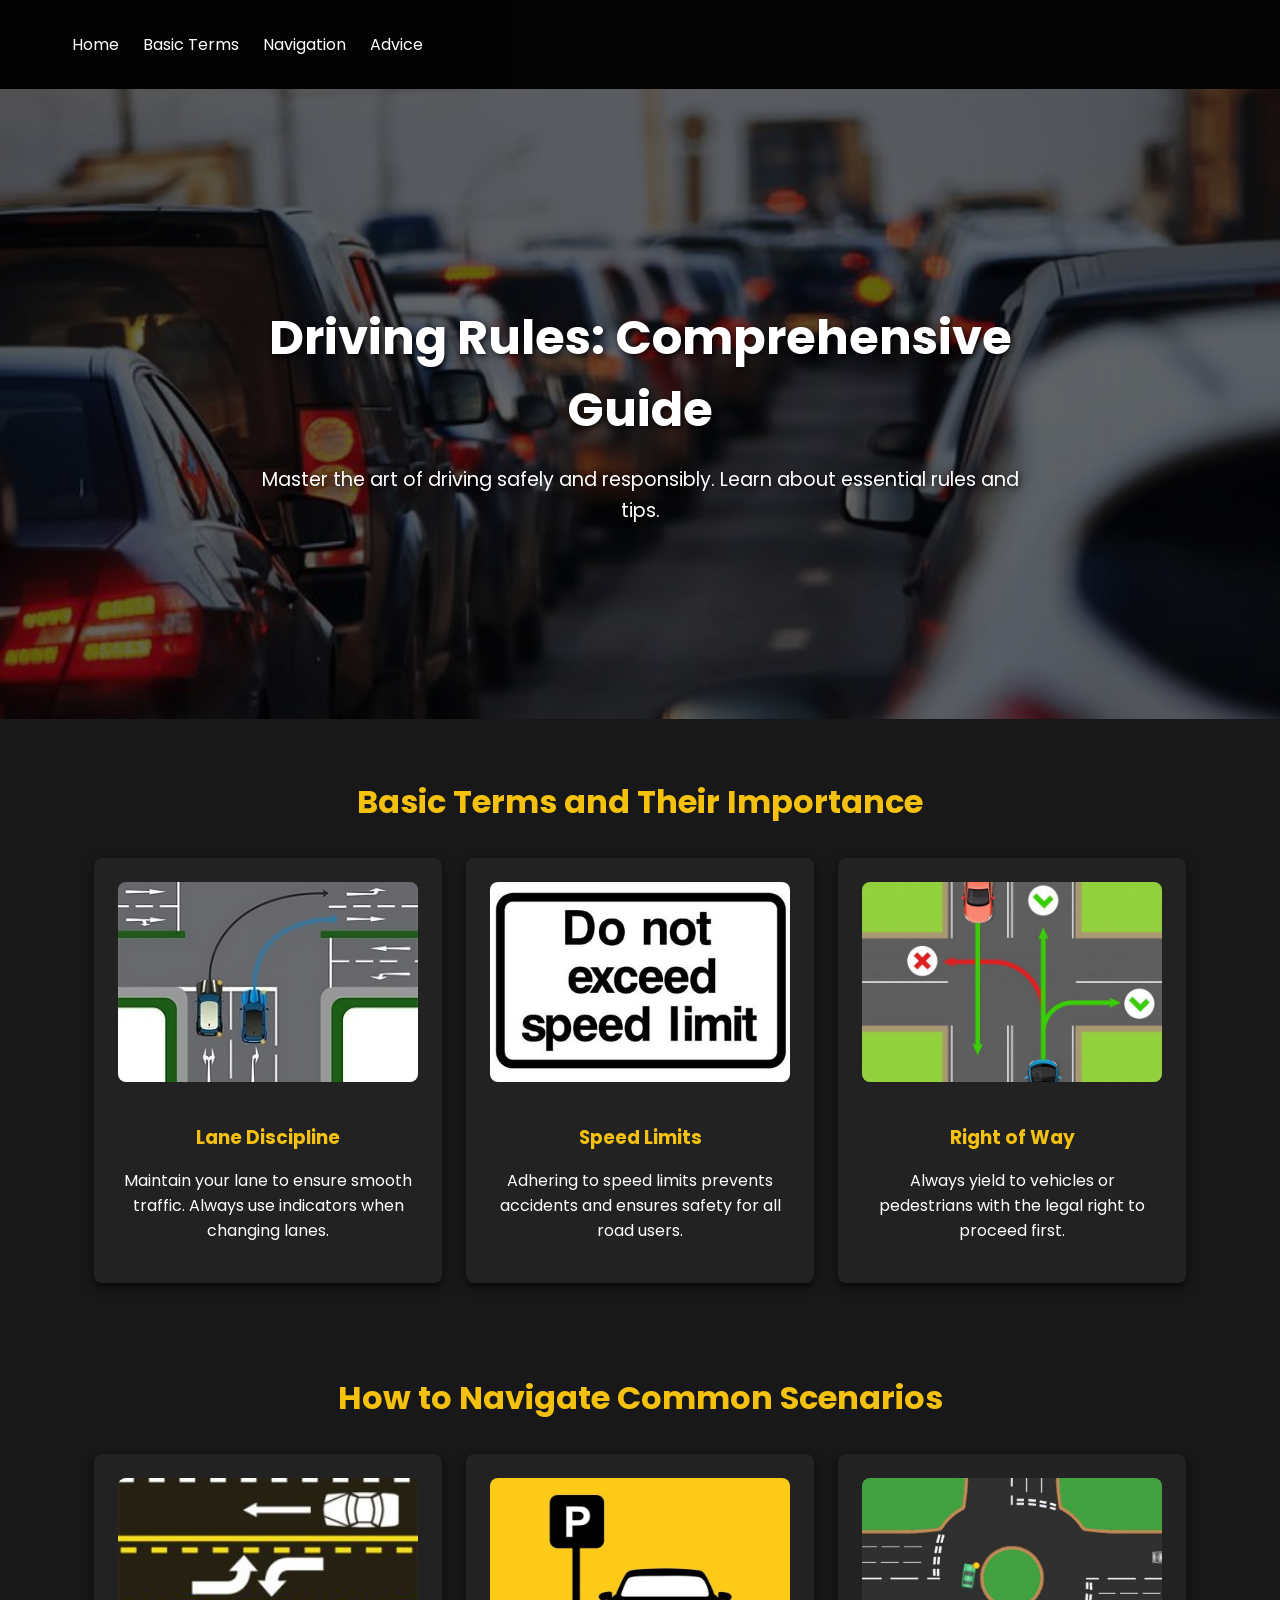
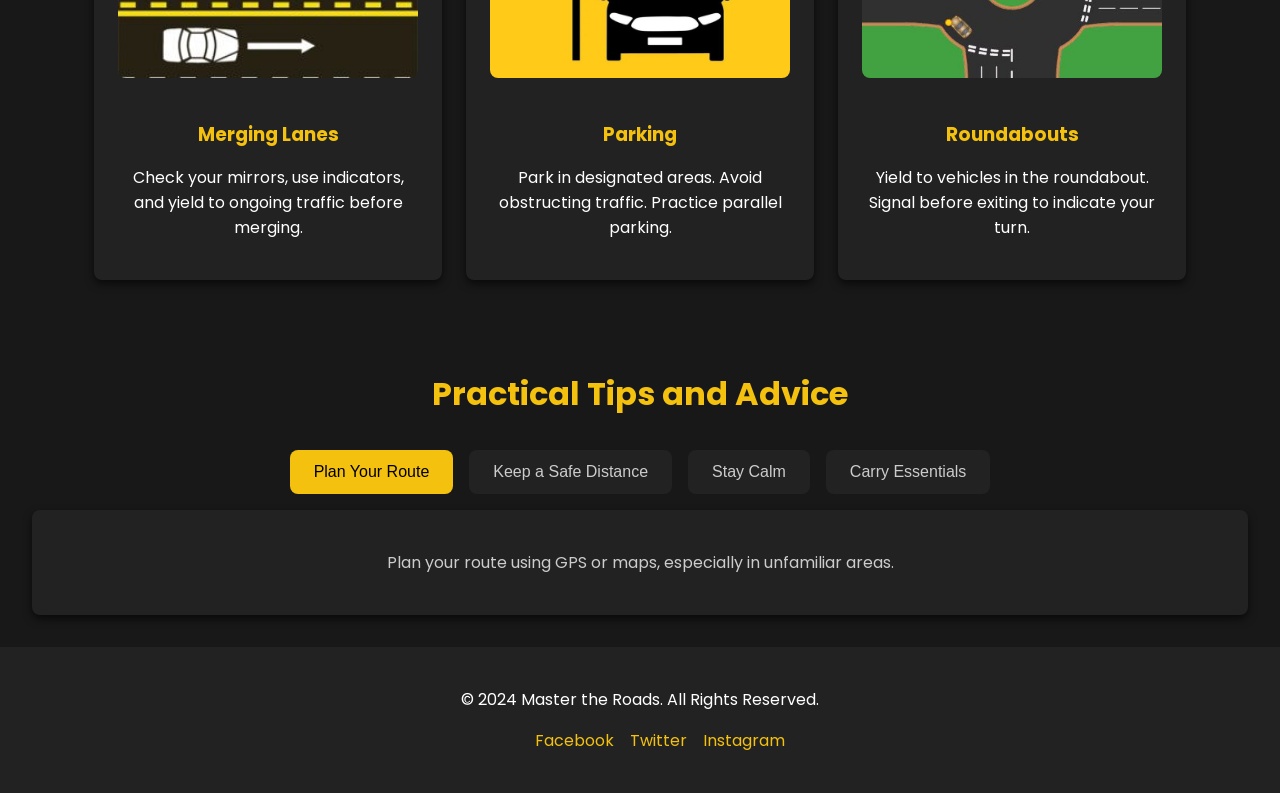
<file: driving-rules.html>
﻿<!DOCTYPE html>
<html lang="en">
<head>
    <meta charset="UTF-8">
    <meta name="viewport" content="width=device-width, initial-scale=1.0">
    <title>Driving Rules Guide</title>
    <link rel="stylesheet" href="driving-rules.css">
    <link href="https://fonts.googleapis.com/css2?family=Poppins:wght@400;600&display=swap" rel="stylesheet">
</head>
<body>
    <header>
        <nav>
            <ul class="nav-links">
                <li><a href="index.html">Home</a></li>
                <li><a href="#basic-terms">Basic Terms</a></li>
                <li><a href="#navigation">Navigation</a></li>
                <li><a href="#advice">Advice</a></li>
            </ul>
        </nav>
    </header>

    <main>
        <!-- Hero Section -->
        <section id="hero">
            <div class="overlay"></div>
            <div class="hero-content">
                <h1>Driving Rules: Comprehensive Guide</h1>
                <p>Master the art of driving safely and responsibly. Learn about essential rules and tips.</p>
            </div>
        </section>

        <!-- Basic Terms Section -->
        <section id="basic-terms" class="content-section">
            <h2>Basic Terms and Their Importance</h2>
            <div class="rules-container">
                <div class="rule-card">
                    <img src="Lane Discipline.jpeg" alt="Lane Discipline">
                    <h3>Lane Discipline</h3>
                    <p>Maintain your lane to ensure smooth traffic. Always use indicators when changing lanes.</p>
                </div>
                <div class="rule-card">
                    <img src="Speed Limits.jpeg" alt="Speed Limits">
                    <h3>Speed Limits</h3>
                    <p>Adhering to speed limits prevents accidents and ensures safety for all road users.</p>
                </div>
                <div class="rule-card">
                    <img src="right-of-way.jpeg" alt="Right of Way">
                    <h3>Right of Way</h3>
                    <p>Always yield to vehicles or pedestrians with the legal right to proceed first.</p>
                </div>
            </div>
        </section>

        <!-- Navigation Section -->
        <section id="navigation" class="content-section">
            <h2>How to Navigate Common Scenarios</h2>
            <div class="rules-container">
                <div class="rule-card">
                    <img src="merging.jpeg" alt="Merging Lanes">
                    <h3>Merging Lanes</h3>
                    <p>Check your mirrors, use indicators, and yield to ongoing traffic before merging.</p>
                </div>
                <div class="rule-card">
                    <img src="parking.jpeg" alt="Parking">
                    <h3>Parking</h3>
                    <p>Park in designated areas. Avoid obstructing traffic. Practice parallel parking.</p>
                </div>
                <div class="rule-card">
                    <img src="roundabout.jpeg" alt="Roundabouts">
                    <h3>Roundabouts</h3>
                    <p>Yield to vehicles in the roundabout. Signal before exiting to indicate your turn.</p>
                </div>
            </div>
        </section>

        <section id="advice" class="content-section">
            <h2>Practical Tips and Advice</h2>
            <div class="tab-container">
                <div class="tabs">
                    <button class="tab active" data-tab="tip1">Plan Your Route</button>
                    <button class="tab" data-tab="tip2">Keep a Safe Distance</button>
                    <button class="tab" data-tab="tip3">Stay Calm</button>
                    <button class="tab" data-tab="tip4">Carry Essentials</button>
                </div>
                <div class="tab-content">
                    <div id="tip1" class="tab-pane active">
                        <p>Plan your route using GPS or maps, especially in unfamiliar areas.</p>
                    </div>
                    <div id="tip2" class="tab-pane">
                        <p>Keep a safe following distance to prevent sudden braking accidents.</p>
                    </div>
                    <div id="tip3" class="tab-pane">
                        <p>Stay calm and focused, even during heavy traffic or road rage incidents.</p>
                    </div>
                    <div id="tip4" class="tab-pane">
                        <p>Carry essential items like a first-aid kit, spare tire, and emergency contact numbers.</p>
                    </div>
                </div>
            </div>
        </section>

    </main>
    <script src="driving-rules.js"></script>

    <footer>
        <p>© 2024 Master the Roads. All Rights Reserved.</p>
        <ul class="social-media">
            <li><a href="#">Facebook</a></li>
            <li><a href="#">Twitter</a></li>
            <li><a href="#">Instagram</a></li>
        </ul>
    </footer>
</body>
</html>
</file>
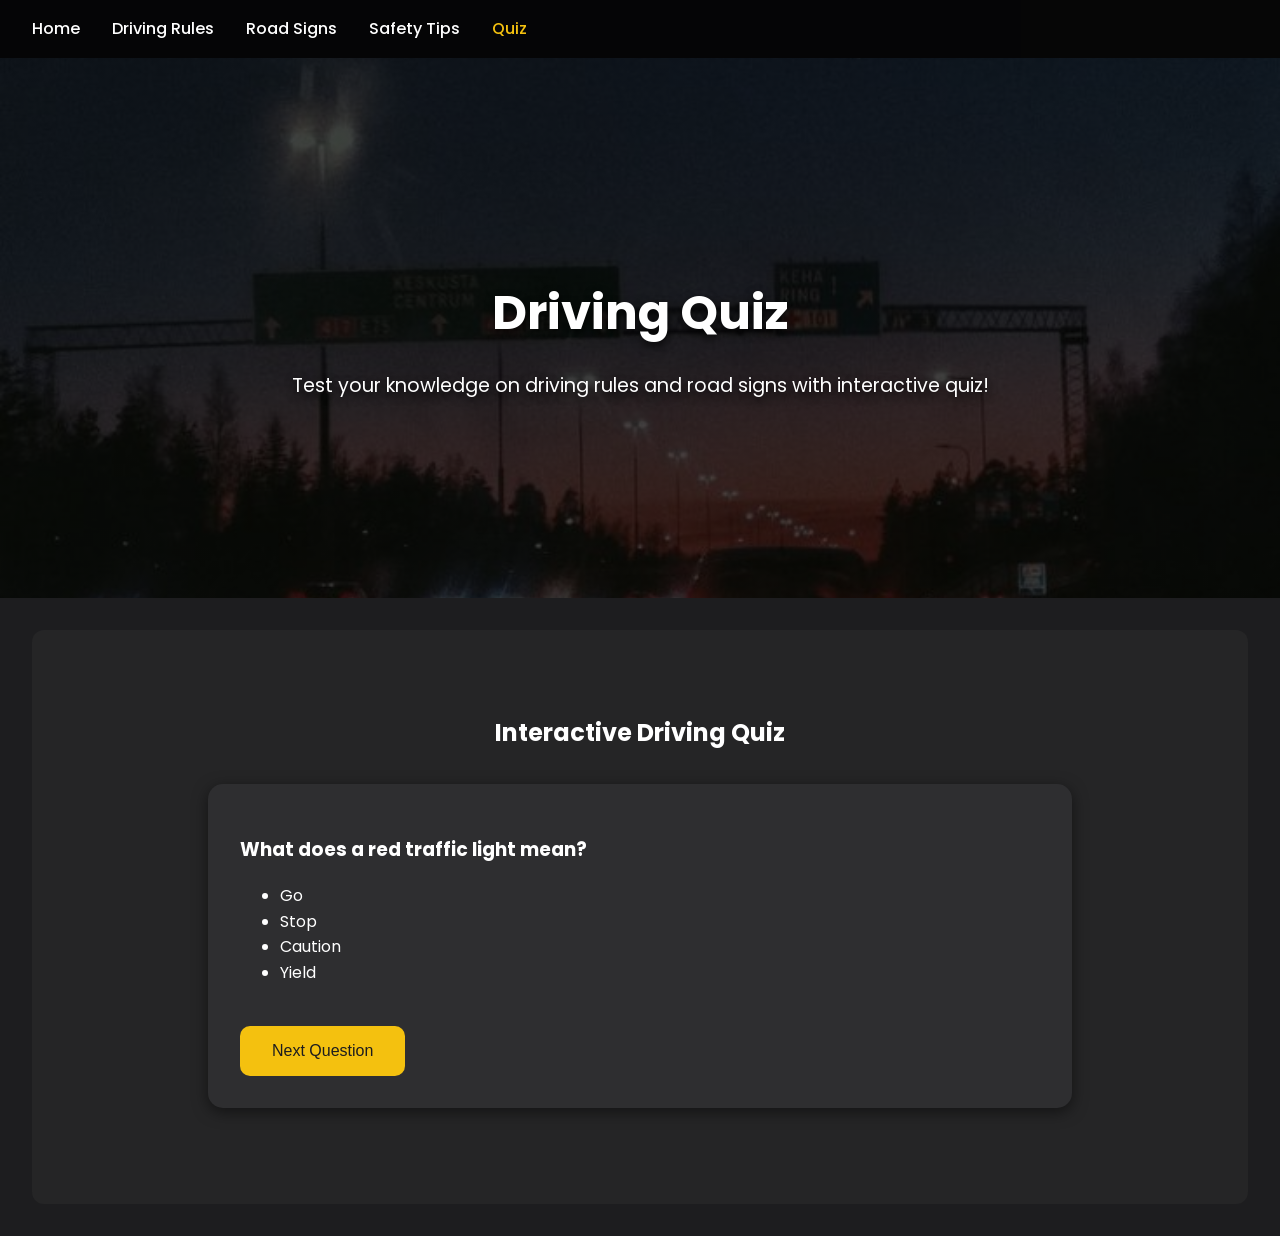
<file: quizzes.html>
﻿<!DOCTYPE html>
<html lang="en">
<head>
    <meta charset="UTF-8">
    <meta name="viewport" content="width=device-width, initial-scale=1.0">
    <title>Driving Quiz</title>
    <link rel="stylesheet" href="quizzes.css">
    <link href="https://fonts.googleapis.com/css2?family=Poppins:wght@400;600&display=swap" rel="stylesheet">
</head>
<body>
    <header>
        <nav>
            <ul class="nav-links">
                <li><a href="index.html">Home</a></li>
                <li><a href="driving-rules.html">Driving Rules</a></li>
                <li><a href="road-signs.html">Road Signs</a></li>
                <li><a href="tips.html">Safety Tips</a></li>
                <li><a href="quizzes.html" class="active">Quiz</a></li>
                
            </ul>
        </nav>
    </header>

    <main>
        <!-- Hero Section -->
        <section id="hero">
            <div class="overlay"></div>
            <div class="hero-content">
                <h1>Driving Quiz</h1>
                <p>Test your knowledge on driving rules and road signs with interactive quiz!</p>
            </div>
        </section>

        <!-- Quiz Section -->
        <section id="quiz-section" class="content-section">
            <h2>Interactive Driving Quiz</h2>
            <div class="quiz-container">
                <div id="quiz"></div>
                <button id="next-question" class="quiz-button">Next Question</button>
                <div id="result" style="display: none;">
                    <h3>Your Final Score:</h3>
                    <p id="score"></p>
                </div>
            </div>
        </section>
    </main>



    <script src="quizzes.js"></script>
</body>
</html>
</file>
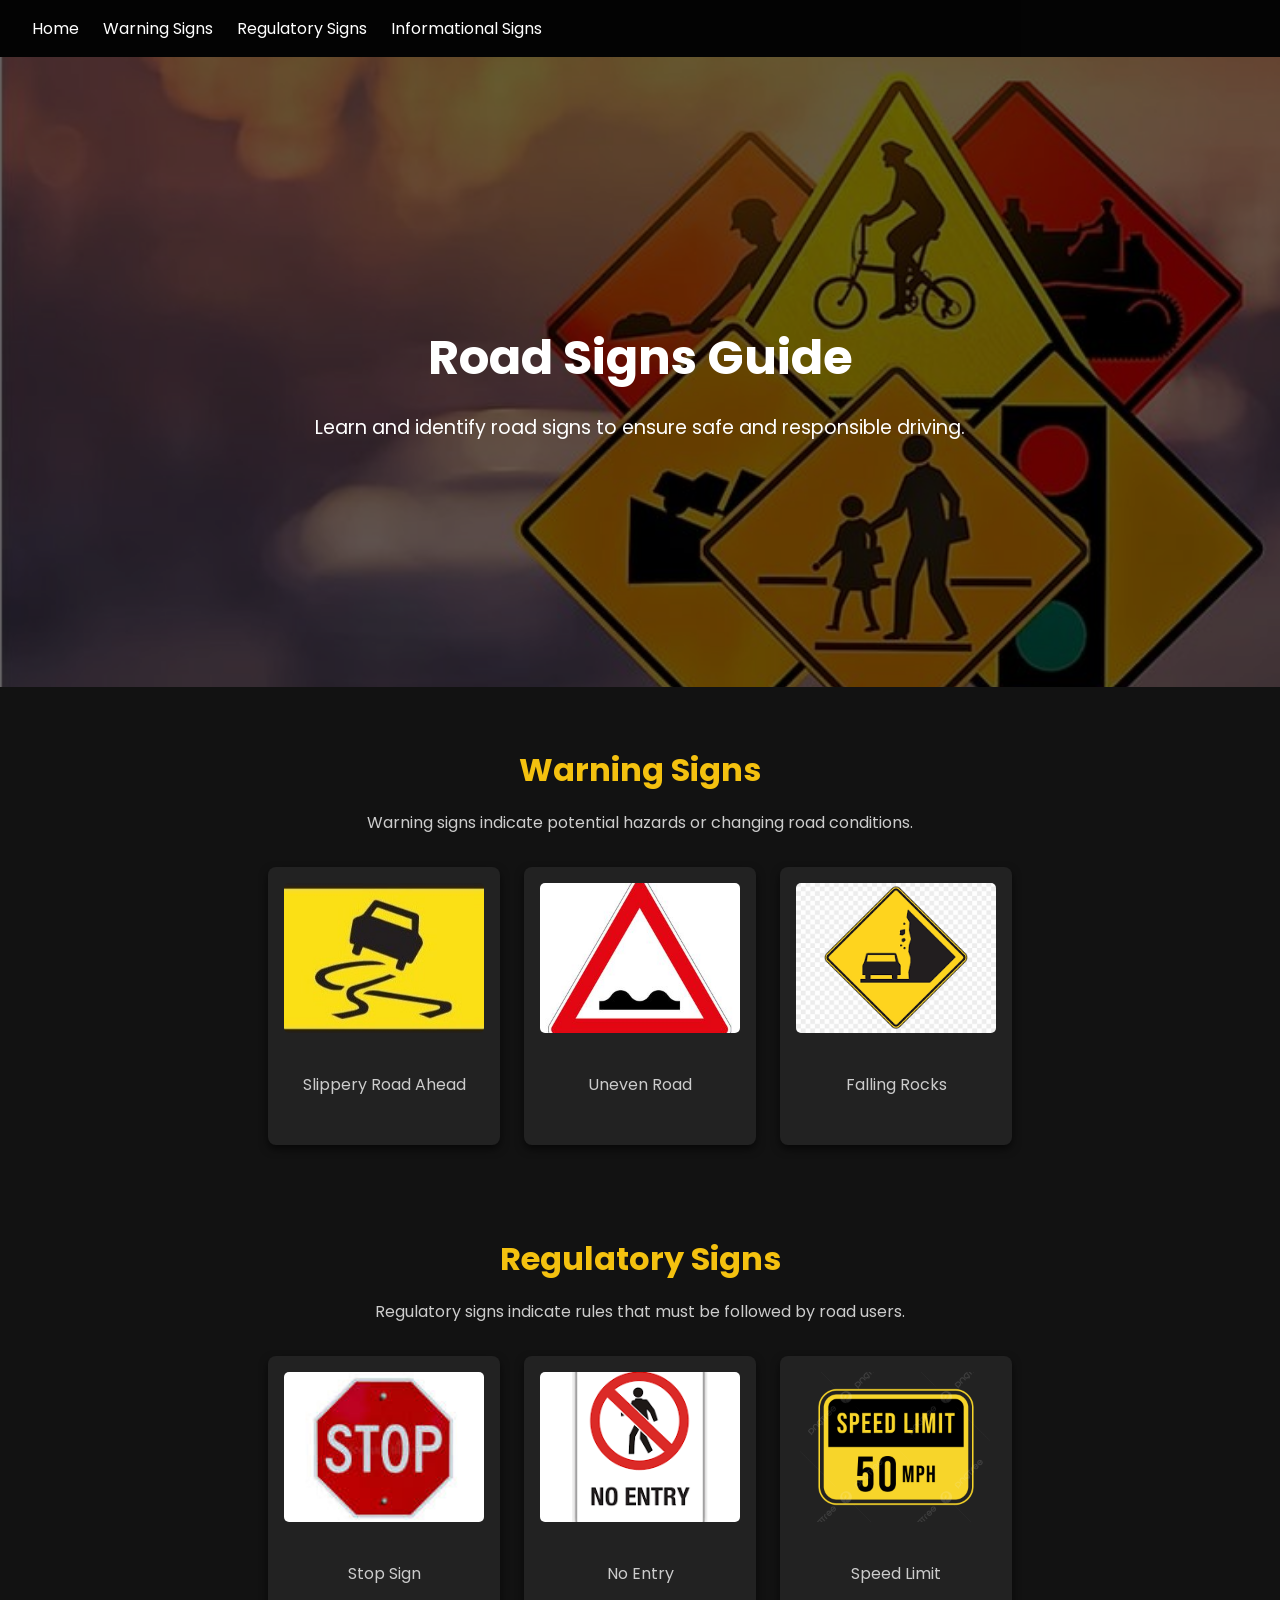
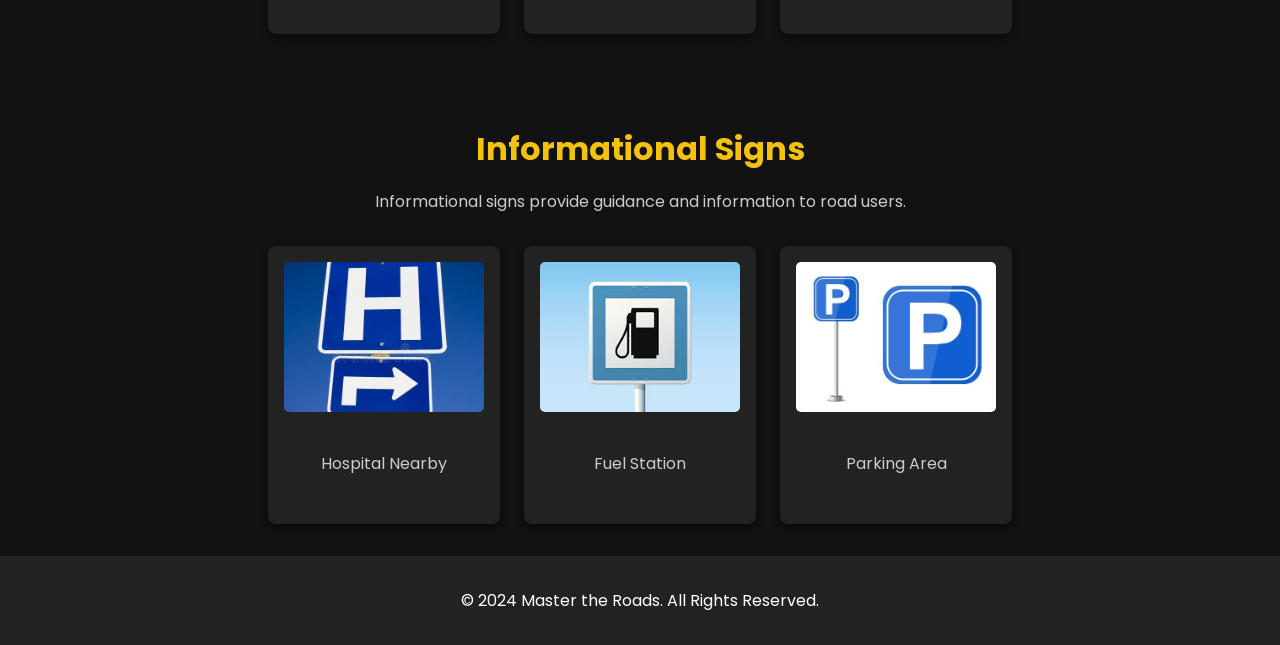
<file: road-signs.html>
﻿<!DOCTYPE html>
<html lang="en">
<head>
    <meta charset="UTF-8">
    <meta name="viewport" content="width=device-width, initial-scale=1.0">
    <title>Road Signs Guide</title>
    <link rel="stylesheet" href="road-signs.css">
    <link href="https://fonts.googleapis.com/css2?family=Poppins:wght@400;600&display=swap" rel="stylesheet">
</head>
<body>
    <header>
        <nav>
            <ul class="nav-links">
                <li><a href="index.html">Home</a></li>
                <li><a href="#warning-signs">Warning Signs</a></li>
                <li><a href="#regulatory-signs">Regulatory Signs</a></li>
                <li><a href="#informational-signs">Informational Signs</a></li>
            </ul>
        </nav>
    </header>

    <main>
        <!-- Hero Section -->
        <section id="hero">
            <div class="overlay"></div>
            <div class="hero-content">
                <h1>Road Signs Guide</h1>
                <p>Learn and identify road signs to ensure safe and responsible driving.</p>
            </div>
        </section>

        <!-- Warning Signs Section -->
        <section id="warning-signs" class="content-section">
            <h2>Warning Signs</h2>
            <p>Warning signs indicate potential hazards or changing road conditions.</p>
            <div class="signs-container">
                <div class="sign-card">
                    <img src="slippery-road.jpeg" alt="Slippery Road Ahead">
                    <p>Slippery Road Ahead</p>
                </div>
                <div class="sign-card">
                    <img src="Uneven Road.jpeg" alt="Uneven Road">
                    <p>Uneven Road</p>
                </div>
                <div class="sign-card">
                    <img src="Falling-Rocks.png" alt="Falling Rocks">
                    <p>Falling Rocks</p>
                </div>
            </div>
        </section>

        <!-- Regulatory Signs Section -->
        <section id="regulatory-signs" class="content-section">
            <h2>Regulatory Signs</h2>
            <p>Regulatory signs indicate rules that must be followed by road users.</p>
            <div class="signs-container">
                <div class="sign-card">
                    <img src="stop-sign.png" alt="Stop Sign">
                    <p>Stop Sign</p>
                </div>
                <div class="sign-card">
                    <img src="no-entry.png" alt="No Entry">
                    <p>No Entry</p>
                </div>
                <div class="sign-card">
                    <img src="speed-limit.png" alt="Speed Limit">
                    <p>Speed Limit</p>
                </div>
            </div>
        </section>

        <!-- Informational Signs Section -->
        <section id="informational-signs" class="content-section">
            <h2>Informational Signs</h2>
            <p>Informational signs provide guidance and information to road users.</p>
            <div class="signs-container">
                <div class="sign-card">
                    <img src="hospital.png" alt="Hospital Nearby">
                    <p>Hospital Nearby</p>
                </div>
                <div class="sign-card">
                    <img src="fuel-station.jpeg" alt="Fuel Station">
                    <p>Fuel Station</p>
                </div>
                <div class="sign-card">
                    <img src="parking-sign.jpeg" alt="Parking Area">
                    <p>Parking Area</p>
                </div>
            </div>
        </section>
    </main>

    <footer>
        <p>© 2024 Master the Roads. All Rights Reserved.</p>
    </footer>

    <script src="road-signs.js"></script>
</body>
</html>
</file>
<file: driving-rules.css>
﻿/* General Styles */
body {
    font-family: 'Poppins', sans-serif;
    margin: 0;
    padding: 0;
    box-sizing: border-box;
    background-color: #121212;
    color: #fff;
}

header {
    background-color: rgba(0, 0, 0, 0.8);
    padding: 1rem 2rem;
    display: flex;
    justify-content: space-between;
    align-items: center;
    position: sticky;
    top: 0;
    z-index: 1000;
}

.nav-links {
    list-style: none;
    display: flex;
    gap: 1.5rem;
}

    .nav-links li a {
        color: #fff;
        text-decoration: none;
        transition: color 0.3s ease;
    }

        .nav-links li a:hover {
            color: #f4c10f;
        }

/* Hero Section */
#hero {
    position: relative;
    background: url('driving-rules-behind-pic.jpeg') center/cover no-repeat;
    height: 70vh;
    display: flex;
    align-items: center;
    justify-content: center;
    color: #fff;
    text-align: center;
}

    #hero .overlay {
        position: absolute;
        top: 0;
        left: 0;
        right: 0;
        bottom: 0;
        background: rgba(0, 0, 0, 0.6); /* Overlay for text visibility */
        z-index: 1;
    }

.hero-content {
    z-index: 2;
    max-width: 800px;
    text-shadow: 2px 2px 6px rgba(0, 0, 0, 0.8);
}

    .hero-content h1 {
        font-size: 3rem;
        margin-bottom: 1rem;
    }

    .hero-content p {
        font-size: 1.2rem;
        line-height: 1.6;
    }

/* Content Section */
.content-section {
    padding: 2rem;
    background-color: #181818;
    color: #fff;
}

    .content-section h2 {
        text-align: center;
        font-size: 2rem;
        margin-bottom: 2rem;
        color: #f4c10f;
    }

/* Rules Container */
.rules-container {
    display: flex;
    flex-wrap: wrap;
    justify-content: center;
    gap: 1.5rem;
}

.rule-card {
    background-color: #222;
    padding: 1.5rem;
    width: 300px;
    border-radius: 8px;
    text-align: center;
    box-shadow: 0 4px 8px rgba(0, 0, 0, 0.6);
    transition: transform 0.3s ease;
}

    .rule-card:hover {
        transform: translateY(-10px);
    }

    .rule-card img {
        width: 100%;
        height: 200px;
        object-fit: cover;
        border-radius: 8px;
        margin-bottom: 1rem;
    }

    .rule-card h3 {
        color: #f4c10f;
        margin-bottom: 1rem;
    }

/* Advice Section */
.advice-list {
    list-style: disc;
    margin: 0 auto;
    padding: 1rem 2rem;
    font-size: 1.1rem;
    line-height: 1.8;
}

/* Footer */
footer {
    background-color: #222;
    color: #fff;
    text-align: center;
    padding: 1.5rem;
}

.social-media {
    list-style: none;
    display: flex;
    justify-content: center;
    gap: 1rem;
}

    .social-media li a {
        color: #f4c10f;
        text-decoration: none;
    }
/* Tabs Container */
.tab-container {
    margin-top: 1.5rem;
    text-align: center;
}

.tabs {
    display: flex;
    justify-content: center;
    gap: 1rem;
    margin-bottom: 1rem;
}

.tab {
    background-color: #222;
    color: #ccc;
    border: none;
    padding: 0.8rem 1.5rem;
    border-radius: 8px;
    cursor: pointer;
    transition: background-color 0.3s ease, color 0.3s ease;
    font-size: 1rem;
}

    .tab:hover {
        background-color: #f4c10f;
        color: #000;
    }

    .tab.active {
        background-color: #f4c10f;
        color: #000;
    }

/* Tab Content */
.tab-content {
    background-color: #222;
    padding: 1.5rem;
    border-radius: 8px;
    color: #ccc;
    text-align: center;
    box-shadow: 0 4px 8px rgba(0, 0, 0, 0.6);
}

.tab-pane {
    display: none;
}

    .tab-pane.active {
        display: block;
    }
</file>
<file: quizzes.css>
﻿/* Global Styles */
body {
    font-family: 'Poppins', sans-serif;
    margin: 0;
    padding: 0;
    background-color: #1d1d1f;
    color: #fff;
    line-height: 1.6;
}

header {
    background-color: rgba(0, 0, 0, 0.8);
    padding: 1rem 2rem;
    display: flex;
    justify-content: space-between;
    align-items: center;
    position: sticky;
    top: 0;
    z-index: 1000;
}

.nav-links {
    display: flex;
    justify-content: center;
    gap: 2rem;
    list-style: none;
    margin: 0;
    padding: 0;
}

    .nav-links a {
        color: #fff;
        text-decoration: none;
        font-weight: 500;
        transition: color 0.3s;
    }

        .nav-links a:hover,
        .nav-links .active {
            color: #f4c10f;
        }

/* Hero Section */
#hero {
    position: relative;
    height: 60vh;
    background: linear-gradient(rgba(0, 0, 0, 0.7), rgba(0, 0, 0, 0.7)), url('quiz-back-drop-pic.jpeg') no-repeat center/cover;
    display: flex;
    justify-content: center;
    align-items: center;
    text-align: center;
}

    #hero .hero-content {
        color: #fff;
        text-shadow: 0px 4px 10px rgba(0, 0, 0, 0.8);
    }

.hero-content h1 {
    font-size: 3rem;
    margin-bottom: 1rem;
}

.hero-content p {
    font-size: 1.2rem;
}

/* Quiz Section */
.content-section {
    padding: 4rem 2rem;
    text-align: center;
    background: #252526;
    border-radius: 12px;
    margin: 2rem auto;
    width: 90%;
}

.quiz-container {
    margin: 2rem auto;
    padding: 2rem;
    background: #2e2e30;
    border-radius: 15px;
    box-shadow: 0 4px 15px rgba(0, 0, 0, 0.5);
    max-width: 800px;
    text-align: left;
}

    .quiz-container h2 {
        color: #f4c10f;
        margin-bottom: 1.5rem;
    }

    .quiz-container p {
        color: #ddd;
        font-size: 1rem;
    }

.quiz-button {
    margin-top: 1.5rem;
    padding: 1rem 2rem;
    background: #f4c10f;
    color: #1d1d1f;
    border: none;
    border-radius: 10px;
    font-size: 1rem;
    cursor: pointer;
    transition: background 0.3s;
}

    .quiz-button:hover {
        background: #ffd700;
    }

#result h3 {
    margin-top: 1rem;
    font-size: 1.5rem;
    color: #f4c10f;
}

#score {
    font-size: 1.2rem;
    color: #ddd;
}
</file>
<file: road-signs.css>
﻿/* General Styles */
body {
    font-family: 'Poppins', sans-serif;
    margin: 0;
    padding: 0;
    background-color: #121212;
    color: #fff;
}

header {
    background-color: rgba(0, 0, 0, 0.8);
    padding: 1rem 2rem;
    display: flex;
    justify-content: space-between;
    align-items: center;
    position: sticky;
    top: 0;
    z-index: 1000;
}
.nav-links {
    list-style: none;
    display: flex;
    justify-content: center;
    gap: 1.5rem;
    padding: 0;
    margin: 0;
}

    .nav-links a {
        color: #fff;
        text-decoration: none;
    }

        .nav-links a:hover {
            color: #f4c10f;
        }

/* Hero Section */
#hero {
    position: relative;
    background: url('road-signs-behind-pic.jpeg') center/cover no-repeat;
    height: 70vh;
    display: flex;
    align-items: center;
    justify-content: center;
    text-align: center;
    color: #fff;
}

    #hero .overlay {
        position: absolute;
        top: 0;
        left: 0;
        right: 0;
        bottom: 0;
        background: rgba(0, 0, 0, 0.6);
    }

.hero-content {
    z-index: 2;
}

    .hero-content h1 {
        font-size: 3rem;
        margin-bottom: 1rem;
    }

    .hero-content p {
        font-size: 1.2rem;
    }

/* Content Section */
.content-section {
    padding: 2rem;
    text-align: center;
}

    .content-section h2 {
        font-size: 2rem;
        color: #f4c10f;
        margin-bottom: 1rem;
    }

    .content-section p {
        margin-bottom: 2rem;
        color: #ccc;
    }

/* Signs Container */
.signs-container {
    display: flex;
    flex-wrap: wrap;
    gap: 1.5rem;
    justify-content: center;
}

.sign-card {
    background-color: #222;
    padding: 1rem;
    border-radius: 8px;
    text-align: center;
    width: 200px;
    box-shadow: 0 4px 8px rgba(0, 0, 0, 0.6);
    transition: transform 0.3s ease, box-shadow 0.3s ease;
}

    .sign-card:hover {
        transform: translateY(-5px);
        box-shadow: 0 8px 16px rgba(0, 0, 0, 0.8);
    }

    .sign-card img {
        width: 100%;
        height: 150px;
        object-fit: cover;
        border-radius: 5px;
        margin-bottom: 1rem;
    }

    .sign-card p {
        color: #ccc;
        font-size: 1rem;
    }

/* Footer */
footer {
    background-color: #222;
    text-align: center;
    padding: 1rem;
    color: #fff;
}
</file>
